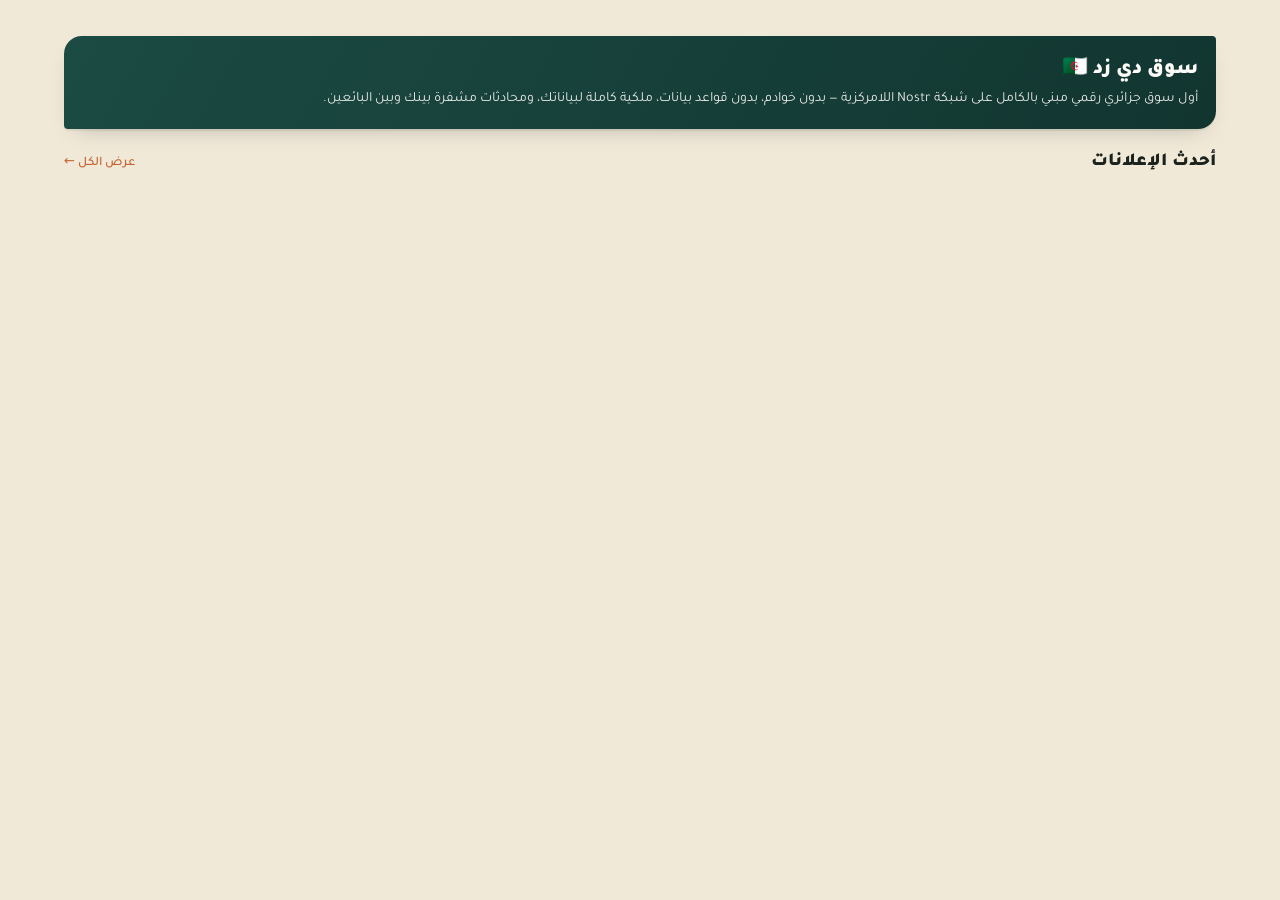
<file: index.html>
<!DOCTYPE html>
<html lang="ar" dir="rtl">
<head>
<meta charset="UTF-8" />
<meta name="viewport" content="width=device-width, initial-scale=1, viewport-fit=cover" />
<title>سوق دي زد</title>
<link rel="stylesheet" href="css/style.css" />
</head>
<body>

<div class="desktop-shell">
  <div class="content">
    <div class="page">
      <div class="chip-row" id="home-chips"></div>

      <div class="card" style="background:linear-gradient(120deg, var(--souk-green), var(--souk-green-dark)); color:var(--white); margin-bottom:22px; border:none;">
        <div style="font-size:1.3rem;font-weight:900;margin-bottom:6px;">سوق دي زد 🇩🇿</div>
        <div style="font-size:.88rem;opacity:.9;line-height:1.6;">
          أول سوق جزائري رقمي مبني بالكامل على شبكة Nostr اللامركزية — بدون خوادم، بدون قواعد بيانات،
          ملكية كاملة لبياناتك، ومحادثات مشفرة بينك وبين البائعين.
        </div>
      </div>

      <div class="section-title">أحدث الإعلانات <a class="more" href="categories.html">عرض الكل ←</a></div>
      <div class="grid" id="home-grid"></div>
    </div>
  </div>
</div>

<script type="module">
  import { requireAuth, renderShell, renderSidebarInto } from './js/auth.js';
  import { initHomePage } from './js/marketplace.js';
  import { refreshNotifBadge, refreshMsgBadge, enableLiveBrowserNotifications } from './js/notifications.js';

  const session = requireAuth();
  if (session) {
    renderShell({ activePage: 'index.html', title: 'الرئيسية' });
    renderSidebarInto(document.querySelector('.desktop-shell'), 'index.html');
    initHomePage();
    refreshNotifBadge(session.pubHex);
    refreshMsgBadge(session.pubHex);
    enableLiveBrowserNotifications(session.pubHex);
  }
</script>
</body>
</html>
</file>
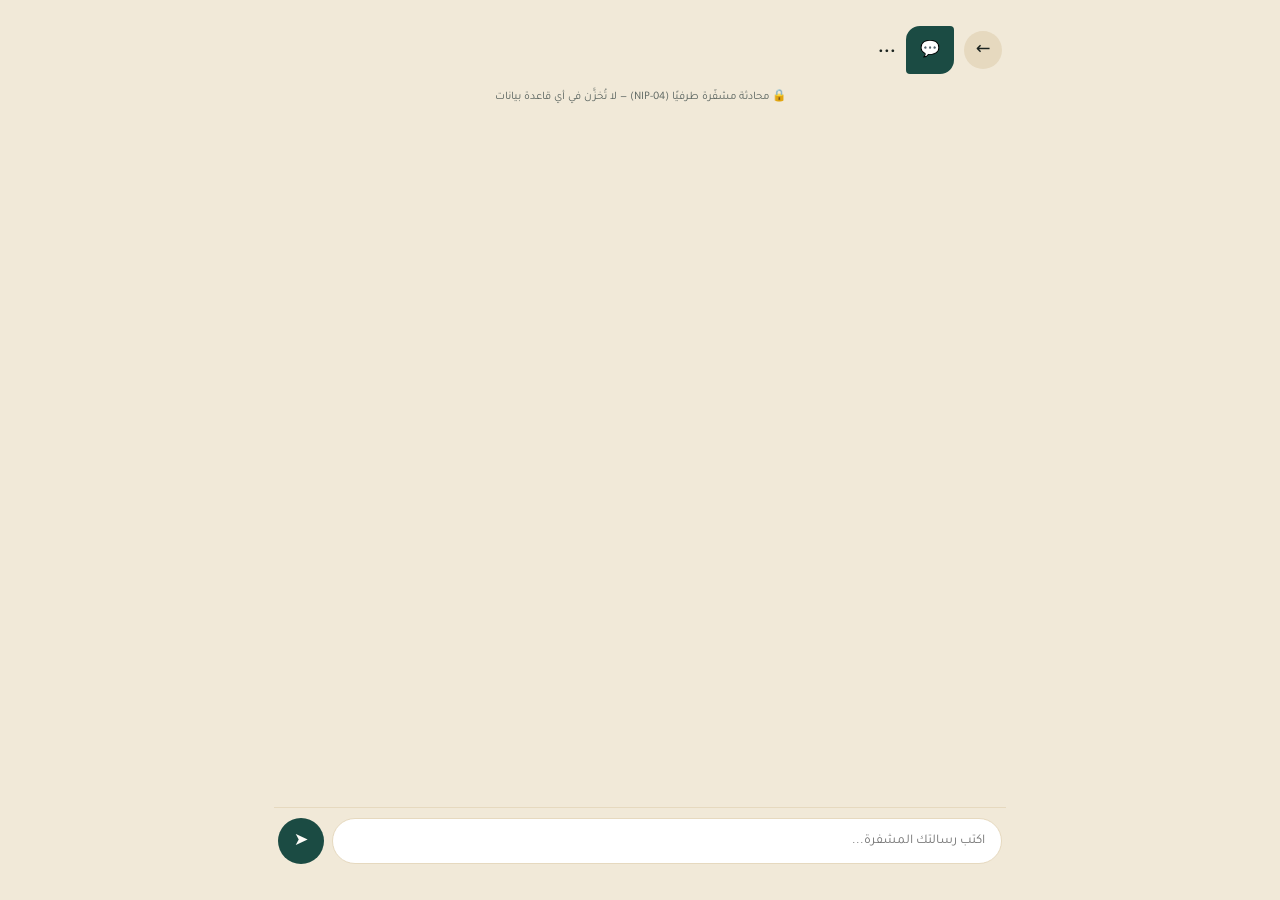
<file: chat.html>
<!DOCTYPE html>
<html lang="ar" dir="rtl">
<head>
<meta charset="UTF-8" />
<meta name="viewport" content="width=device-width, initial-scale=1" />
<title>محادثة · سوق دي زد</title>
<link rel="stylesheet" href="css/style.css" />
</head>
<body style="padding-bottom:0;">
<div class="page" style="padding-bottom:0;max-width:760px;">
  <div style="display:flex;align-items:center;gap:10px;padding:8px 4px;">
    <button class="icon-btn" style="background:var(--sand-deep);color:var(--ink)" onclick="location.href='messages.html'">←</button>
    <div class="avatar" style="background:var(--souk-green)">💬</div>
    <div>
      <div id="chat-title" style="font-weight:800;">...</div>
      <div id="chat-sub" style="font-size:.72rem;color:var(--ink-soft);" class="num"></div>
    </div>
  </div>

  <div class="lock-note">🔒 محادثة مشفّرة طرفيًا (NIP-04) — لا تُخزَّن في أي قاعدة بيانات</div>

  <div class="chat-window">
    <div class="chat-messages" id="chat-messages"></div>
    <form id="chat-form" class="chat-input-bar">
      <input id="chat-input" placeholder="اكتب رسالتك المشفرة..." autocomplete="off" />
      <button type="submit">➤</button>
    </form>
  </div>
</div>

<script type="module">
  import { requireAuth } from './js/auth.js';
  import { initChatWindowPage } from './js/messages.js';

  const session = requireAuth();
  if (session) initChatWindowPage(session);
</script>
</body>
</html>
</file>
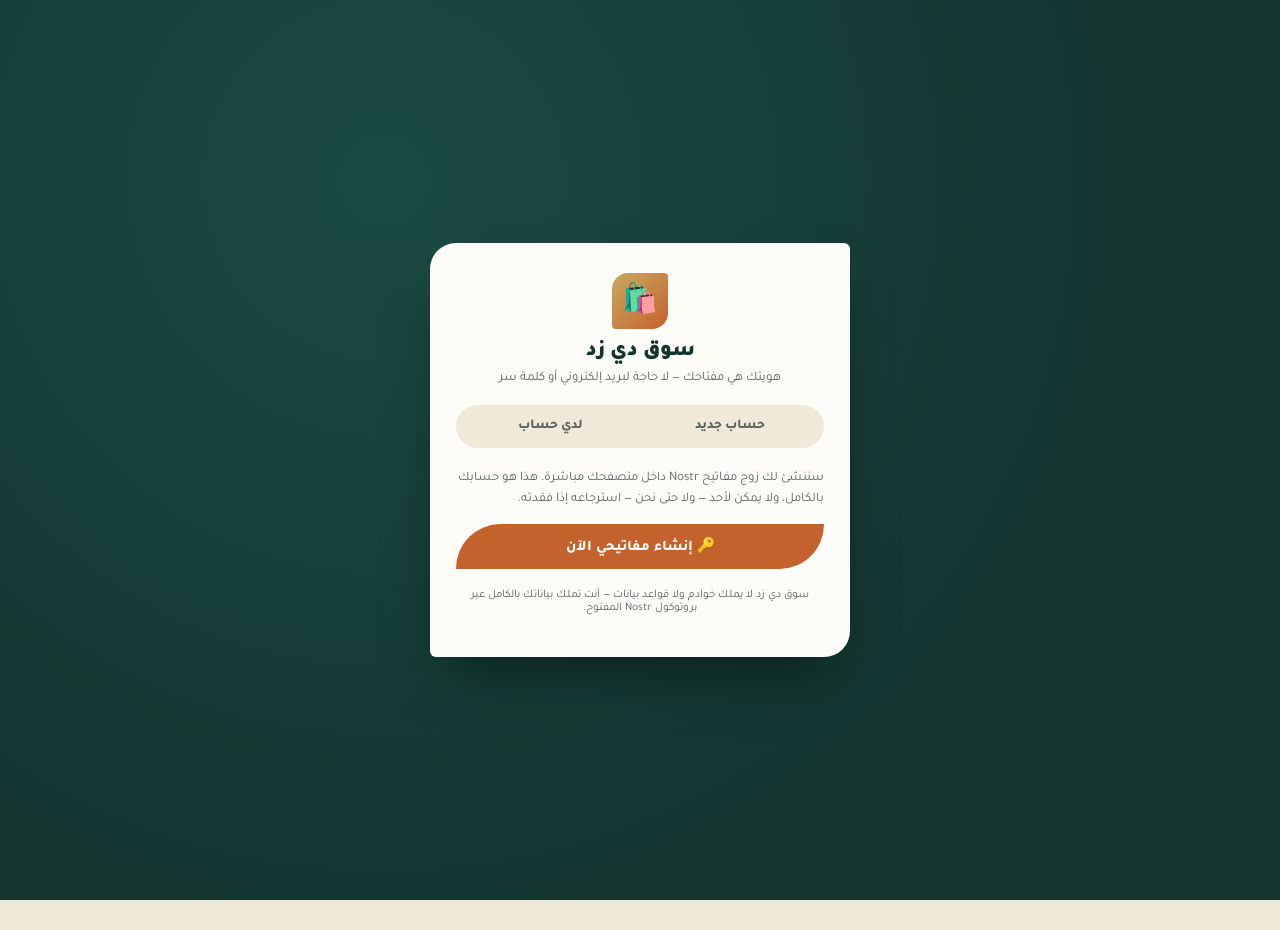
<file: login.html>
<!DOCTYPE html>
<html lang="ar" dir="rtl">
<head>
<meta charset="UTF-8" />
<meta name="viewport" content="width=device-width, initial-scale=1" />
<title>تسجيل الدخول · سوق دي زد</title>
<link rel="stylesheet" href="css/style.css" />
</head>
<body>

<div class="auth-wrap">
  <div class="auth-card">
    <div class="auth-logo">
      <div class="mark">🛍️</div>
      <h1 style="margin:0;font-size:1.35rem;font-weight:900;color:var(--souk-green-dark)">سوق دي زد</h1>
      <p style="margin:6px 0 0;font-size:.82rem;color:var(--ink-soft)">هويتك هي مفتاحك — لا حاجة لبريد إلكتروني أو كلمة سر</p>
    </div>

    <div class="auth-tabs">
      <button id="tab-new" type="button">حساب جديد</button>
      <button id="tab-existing" type="button">لدي حساب</button>
    </div>

    <!-- إنشاء حساب جديد -->
    <div id="panel-new">
      <p style="font-size:.82rem;color:var(--ink-soft);line-height:1.6;margin-bottom:14px;">
        سننشئ لك زوج مفاتيح Nostr داخل متصفحك مباشرة. هذا هو حسابك بالكامل، ولا يمكن لأحد — ولا حتى نحن — استرجاعه إذا فقدته.
      </p>
      <button id="btn-generate" type="button" class="btn btn-primary btn-block">🔑 إنشاء مفاتيحي الآن</button>

      <div id="generated-box" style="display:none;margin-top:16px;">
        <div class="warn-box">⚠️ احفظ المفتاح الخاص (nsec) في مكان آمن الآن. لن يظهر لك مرة أخرى!</div>
        <label style="font-size:.75rem;font-weight:700;">مفتاحك العام (npub) — يمكن مشاركته</label>
        <div class="key-box" id="new-npub"></div>
        <label style="font-size:.75rem;font-weight:700;">مفتاحك الخاص (nsec) — لا تشاركه أبدًا</label>
        <div class="key-box" id="new-nsec"></div>

        <label style="display:flex;align-items:center;gap:8px;font-size:.82rem;margin:14px 0;">
          <input type="checkbox" id="confirm-saved-key" /> لقد حفظت مفتاحي الخاص في مكان آمن
        </label>
        <label style="display:flex;align-items:center;gap:8px;font-size:.82rem;margin-bottom:14px;">
          <input type="checkbox" id="remember-new" checked /> تذكرني على هذا الجهاز
        </label>
        <button id="btn-confirm-new" class="btn btn-primary btn-block" disabled>الدخول إلى السوق 🚀</button>
      </div>
    </div>

    <!-- الدخول بمفتاح موجود -->
    <div id="panel-existing" style="display:none;">
      <form id="form-existing">
        <div class="field">
          <label>المفتاح الخاص (nsec1... أو hex)</label>
          <input type="password" id="input-nsec" placeholder="nsec1..." autocomplete="off" />
          <small>مفتاحك يبقى في متصفحك فقط ولا يُرسل لأي خادم.</small>
        </div>
        <label style="display:flex;align-items:center;gap:8px;font-size:.82rem;margin-bottom:14px;">
          <input type="checkbox" id="remember-existing" checked /> تذكرني على هذا الجهاز
        </label>
        <button type="submit" class="btn btn-primary btn-block">دخول</button>
      </form>

      <div style="text-align:center;margin:16px 0;color:var(--ink-soft);font-size:.8rem;">— أو —</div>
      <button id="btn-nip07" type="button" class="btn btn-outline btn-block">🧩 دخول عبر إضافة المتصفح (Alby / nos2x)</button>
    </div>

    <p style="text-align:center;font-size:.72rem;color:var(--ink-soft);margin-top:20px;">
      سوق دي زد لا يملك خوادم ولا قواعد بيانات — أنت تملك بياناتك بالكامل عبر بروتوكول Nostr المفتوح.
    </p>
  </div>
</div>

<script type="module">
  import { initLoginPage } from './js/auth.js';
  initLoginPage();
</script>
</body>
</html>
</file>
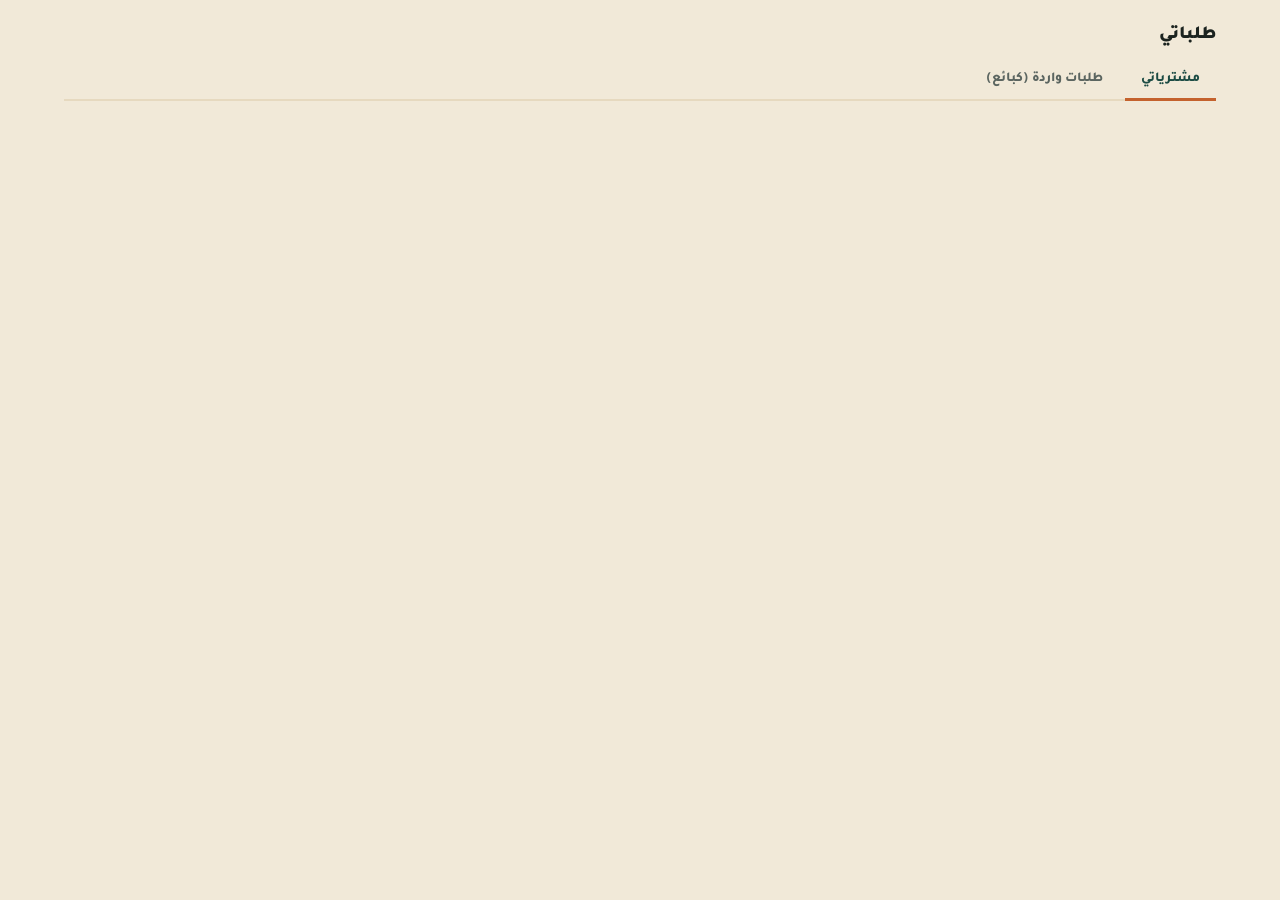
<file: orders.html>
<!DOCTYPE html>
<html lang="ar" dir="rtl">
<head>
<meta charset="UTF-8" />
<meta name="viewport" content="width=device-width, initial-scale=1" />
<title>طلباتي · سوق دي زد</title>
<link rel="stylesheet" href="css/style.css" />
</head>
<body>
<div class="desktop-shell">
  <div class="content">
    <div class="page">
      <div class="section-title">طلباتي</div>
      <div class="tabs-row">
        <button class="active" data-tab="buying">مشترياتي</button>
        <button data-tab="selling">طلبات واردة (كبائع)</button>
      </div>
      <div id="orders-buying"></div>
      <div id="orders-selling" style="display:none;"></div>
    </div>
  </div>
</div>

<script type="module">
  import { requireAuth, renderShell, renderSidebarInto } from './js/auth.js';
  import { initOrdersPage } from './js/cart.js';
  import { refreshNotifBadge, refreshMsgBadge } from './js/notifications.js';
  import { qsa } from './js/utils.js';

  const session = requireAuth();
  if (session) {
    renderShell({ activePage: 'orders.html', title: 'طلباتي' });
    renderSidebarInto(document.querySelector('.desktop-shell'), 'orders.html');
    initOrdersPage(session);
    refreshNotifBadge(session.pubHex);
    refreshMsgBadge(session.pubHex);

    qsa('.tabs-row button').forEach(btn => btn.addEventListener('click', () => {
      qsa('.tabs-row button').forEach(b => b.classList.remove('active'));
      btn.classList.add('active');
      document.querySelector('#orders-buying').style.display = btn.dataset.tab === 'buying' ? 'block' : 'none';
      document.querySelector('#orders-selling').style.display = btn.dataset.tab === 'selling' ? 'block' : 'none';
    }));
  }
</script>
</body>
</html>
</file>
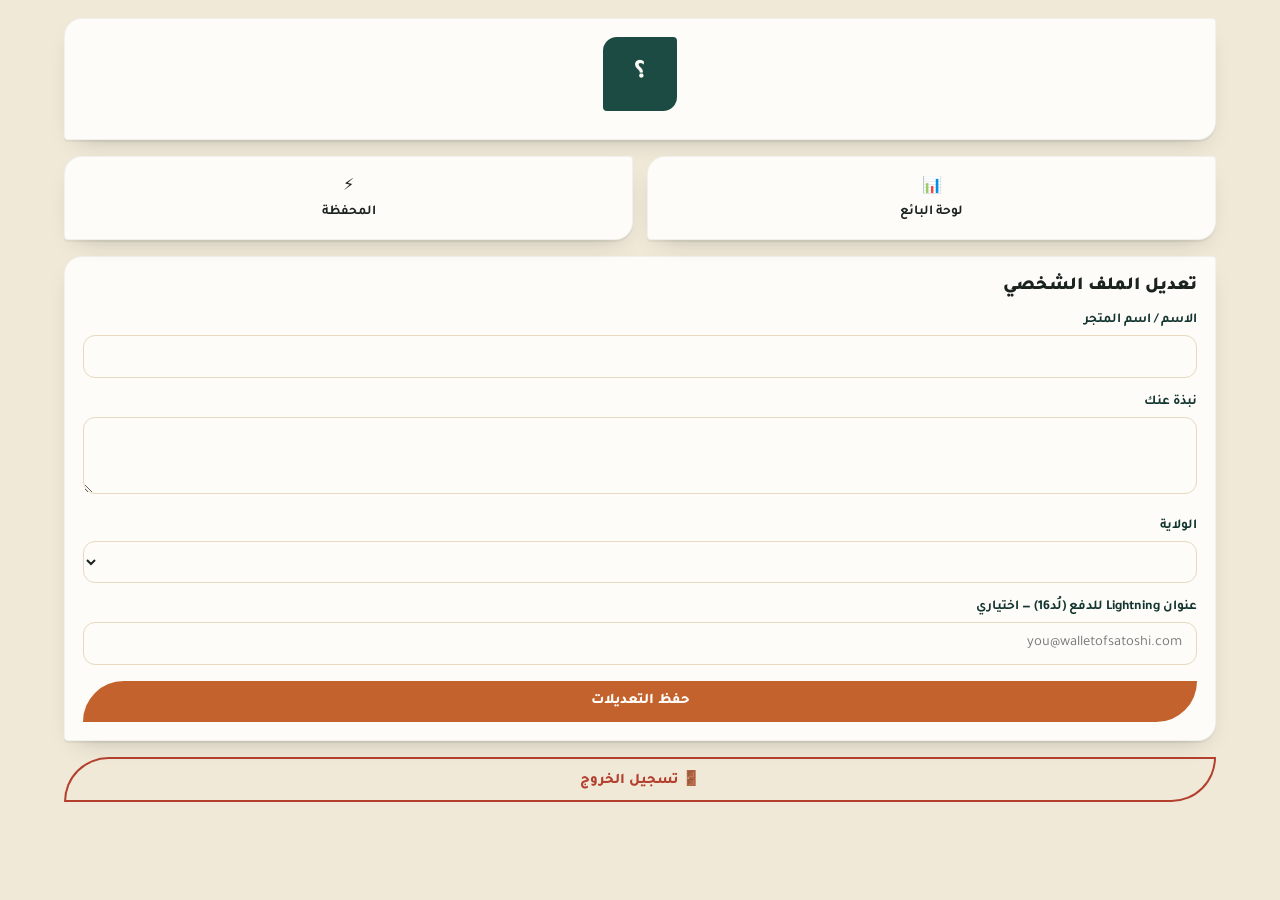
<file: profile.html>
<!DOCTYPE html>
<html lang="ar" dir="rtl">
<head>
<meta charset="UTF-8" />
<meta name="viewport" content="width=device-width, initial-scale=1" />
<title>حسابي · سوق دي زد</title>
<link rel="stylesheet" href="css/style.css" />
</head>
<body>
<div class="desktop-shell">
  <div class="content">
    <div class="page">
      <div class="card" style="text-align:center;margin-bottom:16px;">
        <div class="avatar" style="width:74px;height:74px;font-size:1.6rem;margin:0 auto 10px;" id="p-avatar">؟</div>
        <div id="p-name" style="font-weight:900;font-size:1.15rem;"></div>
        <div id="p-npub" class="num" style="font-size:.72rem;color:var(--ink-soft);margin-top:4px;word-break:break-all;"></div>
      </div>

      <div class="grid" style="grid-template-columns:repeat(2,1fr);margin-bottom:16px;">
        <a href="seller-dashboard.html" class="card" style="text-align:center;">📊<div style="font-weight:700;font-size:.85rem;margin-top:6px;">لوحة البائع</div></a>
        <a href="wallet.html" class="card" style="text-align:center;">⚡<div style="font-weight:700;font-size:.85rem;margin-top:6px;">المحفظة</div></a>
      </div>

      <form id="profile-form" class="card">
        <div class="section-title" style="margin-top:0;">تعديل الملف الشخصي</div>
        <div class="field"><label>الاسم / اسم المتجر</label><input id="f-name" /></div>
        <div class="field"><label>نبذة عنك</label><textarea id="f-about" rows="3"></textarea></div>
        <div class="field"><label>الولاية</label><select id="f-wilaya"></select></div>
        <div class="field"><label>عنوان Lightning للدفع (لُد16) — اختياري</label><input id="f-lud16" placeholder="you@walletofsatoshi.com" /></div>
        <button class="btn btn-primary btn-block" type="submit">حفظ التعديلات</button>
      </form>

      <button id="btn-logout" class="btn btn-outline btn-block" style="margin-top:16px;color:var(--danger);border-color:var(--danger);">🚪 تسجيل الخروج</button>
    </div>
  </div>
</div>

<script type="module">
  import { requireAuth, renderShell, renderSidebarInto, logout } from './js/auth.js';
  import { fetchProfile, publishProfile } from './js/nostr-client.js';
  import { refreshNotifBadge, refreshMsgBadge } from './js/notifications.js';
  import { WILAYAS, toast, initialsOf } from './js/utils.js';

  const session = requireAuth();
  if (session) {
    renderShell({ activePage: 'profile.html', title: 'حسابي' });
    renderSidebarInto(document.querySelector('.desktop-shell'), 'profile.html');
    refreshNotifBadge(session.pubHex);
    refreshMsgBadge(session.pubHex);

    document.querySelector('#f-wilaya').innerHTML = `<option value="">— اختر —</option>` + WILAYAS.map(w=>`<option>${w}</option>`).join('');
    document.querySelector('#p-npub').textContent = session.npub || session.pubHex;

    (async () => {
      const profile = await fetchProfile(session.pubHex) || {};
      document.querySelector('#p-name').textContent = profile.name || 'بائع في سوق دي زد';
      document.querySelector('#p-avatar').textContent = initialsOf(profile.name || 'س ز');
      document.querySelector('#f-name').value = profile.name || '';
      document.querySelector('#f-about').value = profile.about || '';
      document.querySelector('#f-wilaya').value = profile.wilaya || '';
      document.querySelector('#f-lud16').value = profile.lud16 || '';
    })();

    document.querySelector('#profile-form').addEventListener('submit', async (e) => {
      e.preventDefault();
      const data = {
        name: document.querySelector('#f-name').value.trim(),
        about: document.querySelector('#f-about').value.trim(),
        wilaya: document.querySelector('#f-wilaya').value,
        lud16: document.querySelector('#f-lud16').value.trim(),
      };
      await publishProfile(data, session.privHex);
      toast('تم حفظ ملفك الشخصي', 'success');
    });

    document.querySelector('#btn-logout').addEventListener('click', () => {
      if (confirm('هل أنت متأكد؟ تأكد من حفظ مفتاحك الخاص أولاً.')) logout();
    });
  }
</script>
</body>
</html>
</file>
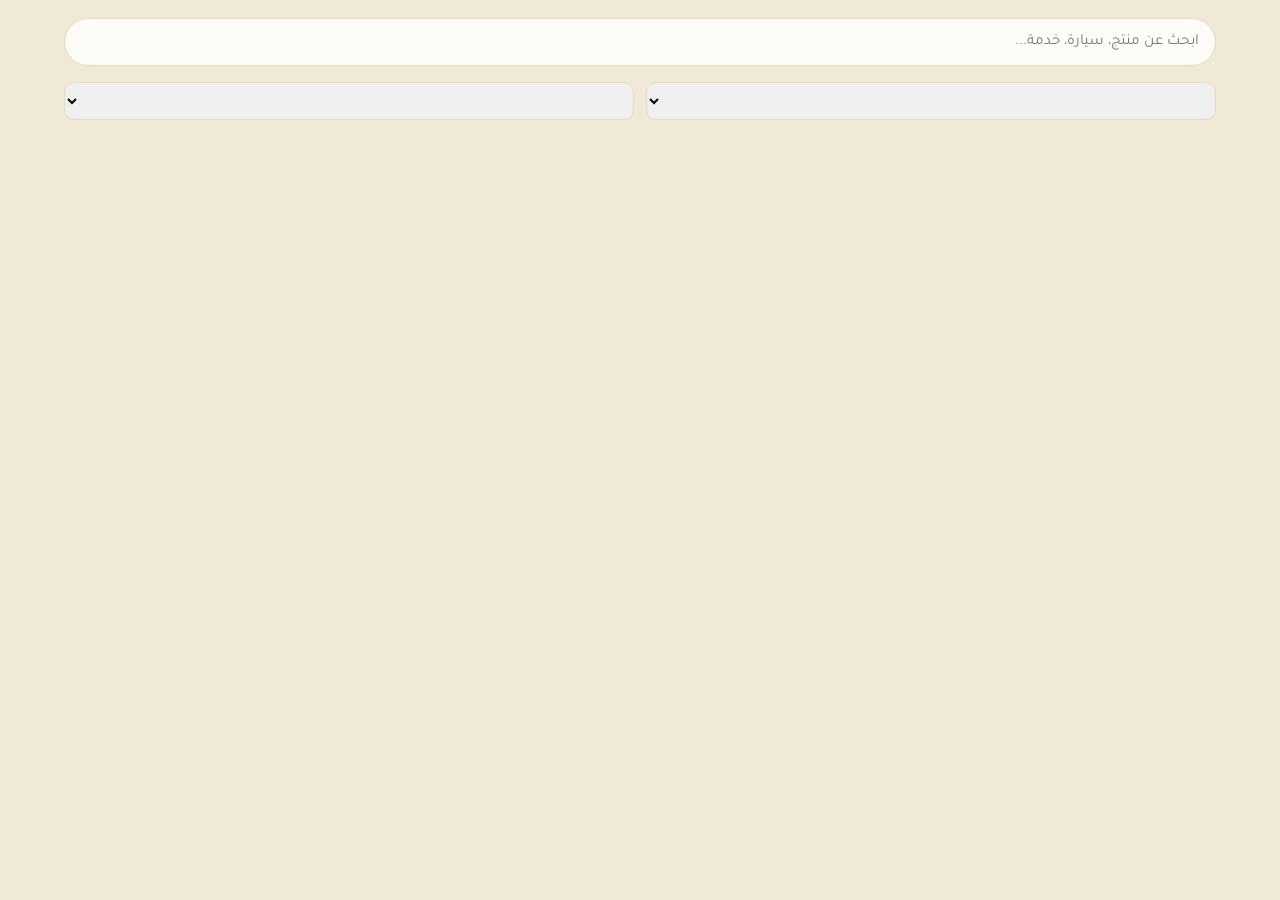
<file: search.html>
<!DOCTYPE html>
<html lang="ar" dir="rtl">
<head>
<meta charset="UTF-8" />
<meta name="viewport" content="width=device-width, initial-scale=1" />
<title>بحث · سوق دي زد</title>
<link rel="stylesheet" href="css/style.css" />
</head>
<body>
<div class="desktop-shell">
  <div class="content">
    <div class="page">
      <div class="field">
        <input type="search" id="search-input" placeholder="ابحث عن منتج، سيارة، خدمة..." style="width:100%;padding:14px 16px;border-radius:999px;border:1.5px solid var(--sand-deep);font-size:.95rem;" />
      </div>
      <div class="field-row">
        <select id="filter-cat" class="field" style="padding:10px;border-radius:10px;border:1.5px solid var(--sand-deep);"></select>
        <select id="filter-wilaya" class="field" style="padding:10px;border-radius:10px;border:1.5px solid var(--sand-deep);"></select>
      </div>
      <div class="grid" id="search-grid"></div>
    </div>
  </div>
</div>

<script type="module">
  import { requireAuth, renderShell, renderSidebarInto } from './js/auth.js';
  import { initSearchPage } from './js/marketplace.js';
  import { refreshNotifBadge, refreshMsgBadge } from './js/notifications.js';

  const session = requireAuth();
  if (session) {
    renderShell({ activePage: 'search.html', title: 'البحث', showBack:true });
    renderSidebarInto(document.querySelector('.desktop-shell'), 'search.html');
    initSearchPage();
    refreshNotifBadge(session.pubHex);
    refreshMsgBadge(session.pubHex);
  }
</script>
</body>
</html>
</file>
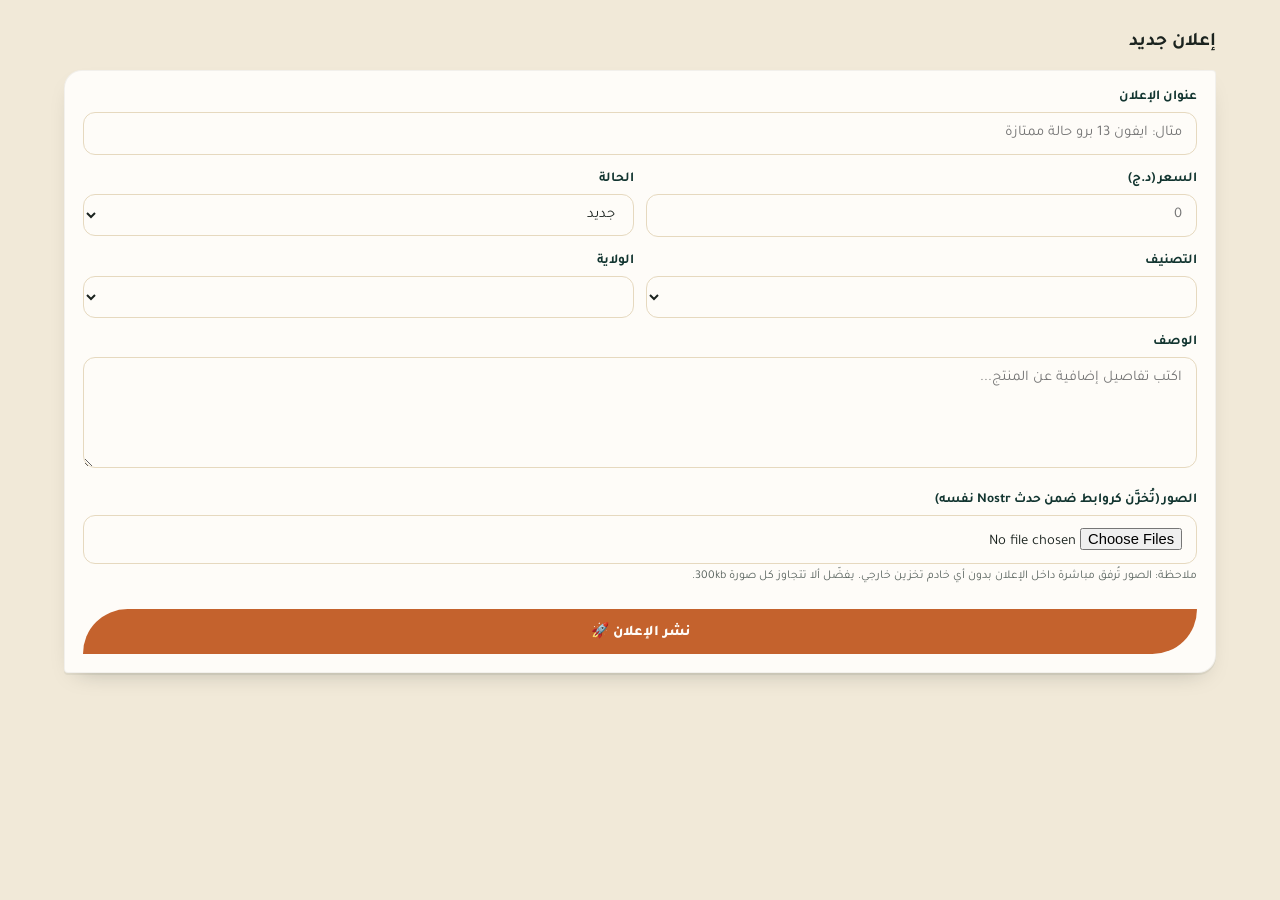
<file: sell.html>
<!DOCTYPE html>
<html lang="ar" dir="rtl">
<head>
<meta charset="UTF-8" />
<meta name="viewport" content="width=device-width, initial-scale=1" />
<title>إضافة إعلان · سوق دي زد</title>
<link rel="stylesheet" href="css/style.css" />
</head>
<body>
<div class="desktop-shell">
  <div class="content">
    <div class="page">
      <h1 id="sell-title-h1" style="font-size:1.2rem;margin-bottom:16px;">إعلان جديد</h1>
      <form id="sell-form" class="card">
        <div class="field">
          <label>عنوان الإعلان</label>
          <input id="f-title" required placeholder="مثال: آيفون 13 برو حالة ممتازة" />
        </div>
        <div class="field-row">
          <div class="field">
            <label>السعر (د.ج)</label>
            <input id="f-price" type="number" min="0" required placeholder="0" />
          </div>
          <div class="field">
            <label>الحالة</label>
            <select id="f-condition">
              <option value="new">جديد</option>
              <option value="used">مستعمل</option>
            </select>
          </div>
        </div>
        <div class="field-row">
          <div class="field">
            <label>التصنيف</label>
            <select id="f-category"></select>
          </div>
          <div class="field">
            <label>الولاية</label>
            <select id="f-wilaya"></select>
          </div>
        </div>
        <div class="field">
          <label>الوصف</label>
          <textarea id="f-description" rows="5" placeholder="اكتب تفاصيل إضافية عن المنتج..."></textarea>
        </div>
        <div class="field">
          <label>الصور (تُخزَّن كروابط ضمن حدث Nostr نفسه)</label>
          <input id="f-images" type="file" accept="image/*" multiple />
          <small>ملاحظة: الصور تُرفق مباشرة داخل الإعلان بدون أي خادم تخزين خارجي. يفضّل ألا تتجاوز كل صورة 300kb.</small>
          <div id="image-preview" style="display:flex;gap:8px;margin-top:10px;overflow-x:auto;"></div>
        </div>
        <button type="submit" id="btn-publish" class="btn btn-primary btn-block">نشر الإعلان 🚀</button>
      </form>
    </div>
  </div>
</div>

<script type="module">
  import { requireAuth, renderShell, renderSidebarInto } from './js/auth.js';
  import { initSellPage } from './js/marketplace.js';
  import { refreshNotifBadge, refreshMsgBadge } from './js/notifications.js';

  const session = requireAuth();
  if (session) {
    renderShell({ activePage: 'sell.html', title: 'إضافة إعلان', showBack:true });
    renderSidebarInto(document.querySelector('.desktop-shell'), 'sell.html');
    initSellPage(session);
    refreshNotifBadge(session.pubHex);
    refreshMsgBadge(session.pubHex);
  }
</script>
</body>
</html>
</file>
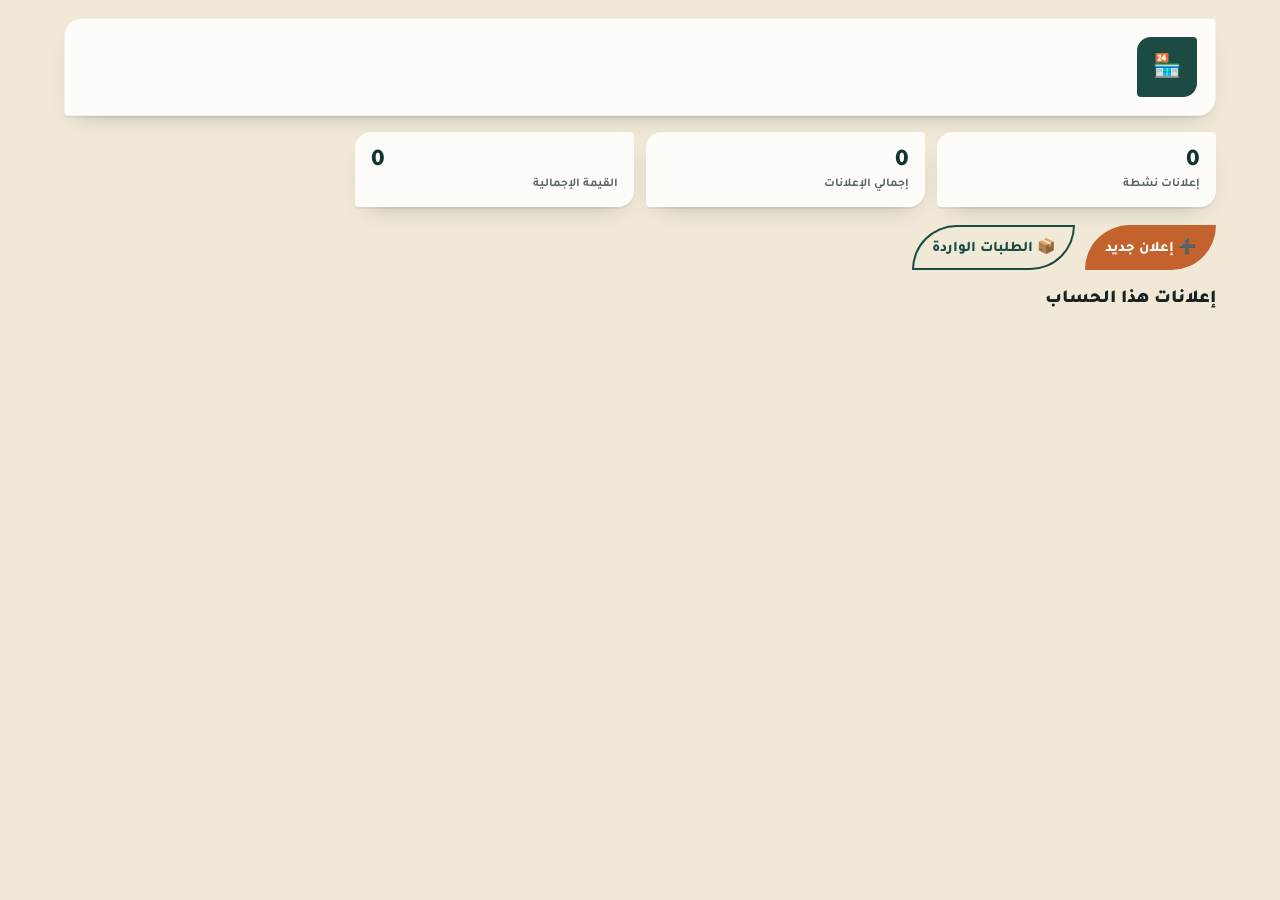
<file: seller-dashboard.html>
<!DOCTYPE html>
<html lang="ar" dir="rtl">
<head>
<meta charset="UTF-8" />
<meta name="viewport" content="width=device-width, initial-scale=1" />
<title>لوحة البائع · سوق دي زد</title>
<link rel="stylesheet" href="css/style.css" />
</head>
<body>
<div class="desktop-shell">
  <div class="content">
    <div class="page">
      <div class="card" style="margin-bottom:16px;display:flex;align-items:center;gap:14px;">
        <div class="avatar" style="width:60px;height:60px;font-size:1.4rem;">🏪</div>
        <div style="flex:1;">
          <div id="dash-name" style="font-weight:900;font-size:1.1rem;"></div>
          <div id="dash-about" style="font-size:.8rem;color:var(--ink-soft);"></div>
        </div>
        <a id="dash-msg-btn" href="#" class="btn btn-outline btn-sm" style="display:none;">راسل</a>
      </div>

      <div class="stat-grid" style="margin-bottom:18px;">
        <div class="stat-card"><div class="n" id="stat-active">0</div><div class="l">إعلانات نشطة</div></div>
        <div class="stat-card"><div class="n" id="stat-total">0</div><div class="l">إجمالي الإعلانات</div></div>
        <div class="stat-card"><div class="n num" id="stat-value">0</div><div class="l">القيمة الإجمالية</div></div>
      </div>

      <div id="dash-actions" style="display:flex;gap:10px;margin-bottom:18px;">
        <a href="sell.html" class="btn btn-primary">➕ إعلان جديد</a>
        <a href="orders.html" class="btn btn-outline">📦 الطلبات الواردة</a>
      </div>

      <div class="section-title">إعلانات هذا الحساب</div>
      <div class="grid" id="dash-grid"></div>
    </div>
  </div>
</div>

<script type="module">
  import { requireAuth, renderShell, renderSidebarInto } from './js/auth.js';
  import { initSellerDashboard } from './js/marketplace.js';
  import { refreshNotifBadge, refreshMsgBadge } from './js/notifications.js';

  const session = requireAuth();
  if (session) {
    renderShell({ activePage: 'seller-dashboard.html', title: 'لوحة البائع', showBack:true });
    renderSidebarInto(document.querySelector('.desktop-shell'), 'seller-dashboard.html');
    initSellerDashboard(session);
    refreshNotifBadge(session.pubHex);
    refreshMsgBadge(session.pubHex);
  }
</script>
</body>
</html>
</file>
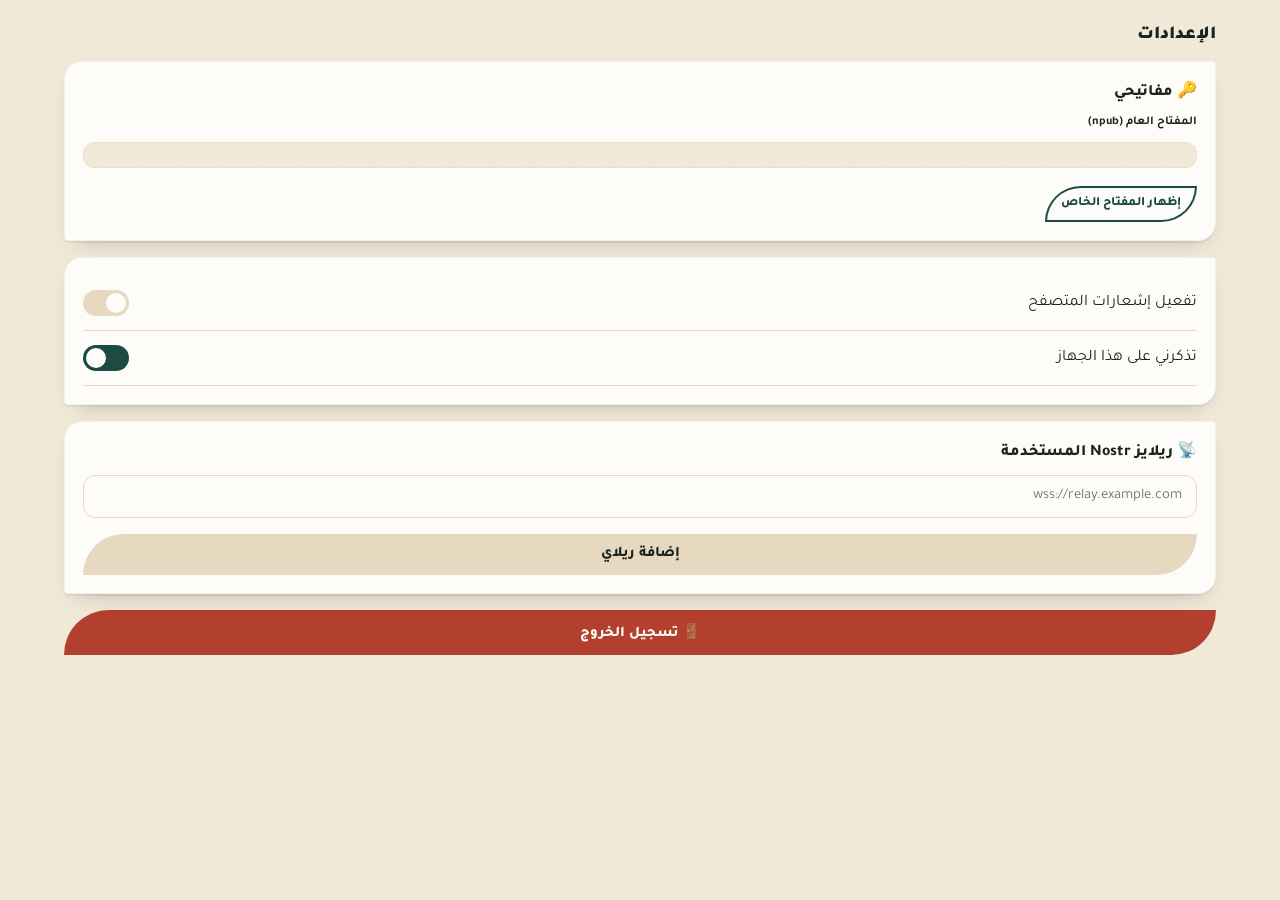
<file: settings.html>
<!DOCTYPE html>
<html lang="ar" dir="rtl">
<head>
<meta charset="UTF-8" />
<meta name="viewport" content="width=device-width, initial-scale=1" />
<title>الإعدادات · سوق دي زد</title>
<link rel="stylesheet" href="css/style.css" />
</head>
<body>
<div class="desktop-shell">
  <div class="content">
    <div class="page">
      <div class="section-title">الإعدادات</div>

      <div class="card" style="margin-bottom:16px;">
        <div style="font-weight:800;margin-bottom:10px;">🔑 مفاتيحي</div>
        <label style="font-size:.75rem;font-weight:700;">المفتاح العام (npub)</label>
        <div class="key-box" id="s-npub"></div>
        <button id="btn-reveal" class="btn btn-outline btn-sm" style="margin-top:8px;">إظهار المفتاح الخاص</button>
        <div id="s-priv-box" style="display:none;margin-top:10px;">
          <div class="warn-box">لا تشارك هذا المفتاح مع أحد أبدًا!</div>
          <div class="key-box" id="s-nsec"></div>
        </div>
      </div>

      <div class="card" style="margin-bottom:16px;">
        <div class="switch-row"><span>تفعيل إشعارات المتصفح</span>
          <label class="switch"><input type="checkbox" id="toggle-browser-notif" /><span class="slider"></span></label>
        </div>
        <div class="switch-row"><span>تذكرني على هذا الجهاز</span>
          <label class="switch"><input type="checkbox" id="toggle-remember" checked /><span class="slider"></span></label>
        </div>
      </div>

      <div class="card" style="margin-bottom:16px;">
        <div style="font-weight:800;margin-bottom:10px;">📡 ريلايز Nostr المستخدمة</div>
        <div id="relay-list"></div>
        <div class="field" style="margin-top:12px;"><input id="new-relay" placeholder="wss://relay.example.com" /></div>
        <button id="btn-add-relay" class="btn btn-ghost btn-block">إضافة ريلاي</button>
      </div>

      <button id="btn-logout" class="btn btn-danger btn-block">🚪 تسجيل الخروج</button>
    </div>
  </div>
</div>

<script type="module">
  import { requireAuth, renderShell, renderSidebarInto, logout } from './js/auth.js';
  import { getRelays, setRelays } from './js/nostr-client.js';
  import { refreshNotifBadge, refreshMsgBadge } from './js/notifications.js';
  import { toast, store } from './js/utils.js';

  const session = requireAuth();
  if (session) {
    renderShell({ activePage: 'settings.html', title: 'الإعدادات', showBack:true });
    renderSidebarInto(document.querySelector('.desktop-shell'), 'settings.html');
    refreshNotifBadge(session.pubHex);
    refreshMsgBadge(session.pubHex);

    document.querySelector('#s-npub').textContent = session.npub || session.pubHex;
    document.querySelector('#btn-reveal').addEventListener('click', () => {
      document.querySelector('#s-priv-box').style.display = 'block';
      document.querySelector('#s-nsec').textContent = session.nsec || '(تم الدخول عبر إضافة المتصفح، لا مفتاح مخزّن هنا)';
    });

    document.querySelector('#toggle-browser-notif').checked = Notification?.permission === 'granted';
    document.querySelector('#toggle-browser-notif').addEventListener('change', async (e) => {
      if (e.target.checked) {
        const perm = await Notification.requestPermission();
        if (perm !== 'granted') { e.target.checked = false; toast('تم رفض الإذن من المتصفح', 'error'); }
      }
    });

    function renderRelays() {
      const relays = getRelays();
      document.querySelector('#relay-list').innerHTML = relays.map(r => `
        <div class="relay-item"><span><span class="dot on"></span>${r}</span>
        <button data-r="${r}" class="btn-remove-relay" style="background:none;border:none;color:var(--danger)">حذف</button></div>
      `).join('');
      document.querySelectorAll('.btn-remove-relay').forEach(b => b.addEventListener('click', () => {
        setRelays(getRelays().filter(r => r !== b.dataset.r));
        renderRelays();
      }));
    }
    renderRelays();

    document.querySelector('#btn-add-relay').addEventListener('click', () => {
      const input = document.querySelector('#new-relay');
      const val = input.value.trim();
      if (!val.startsWith('wss://')) return toast('يجب أن يبدأ الرابط بـ wss://', 'error');
      const relays = getRelays();
      if (!relays.includes(val)) setRelays([...relays, val]);
      input.value = '';
      renderRelays();
      toast('تمت إضافة الريلاي', 'success');
    });

    document.querySelector('#btn-logout').addEventListener('click', () => {
      if (confirm('هل تأكدت من حفظ مفتاحك الخاص؟ لن تستطيع استرجاع حسابك بدونه.')) logout();
    });
  }
</script>
</body>
</html>
</file>
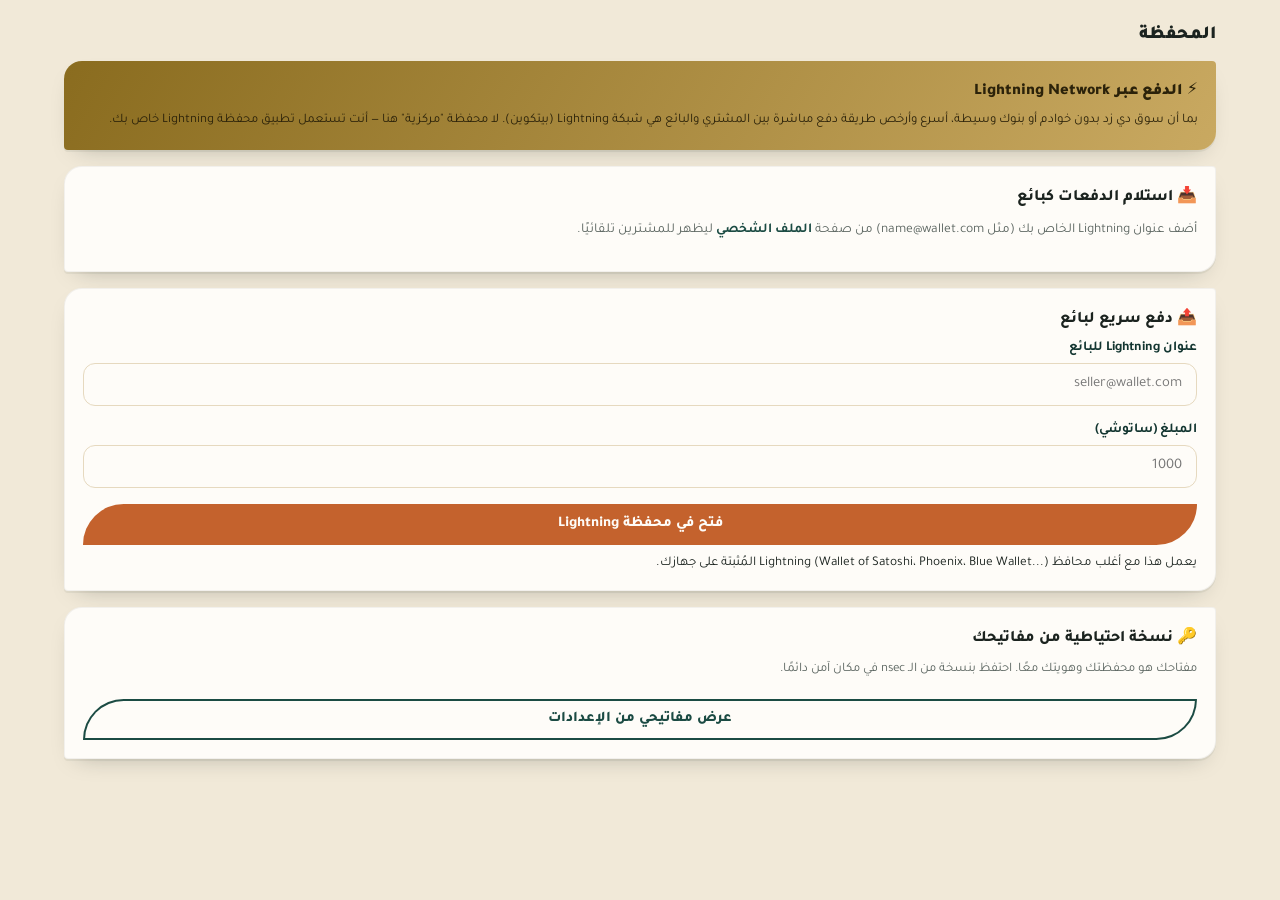
<file: wallet.html>
<!DOCTYPE html>
<html lang="ar" dir="rtl">
<head>
<meta charset="UTF-8" />
<meta name="viewport" content="width=device-width, initial-scale=1" />
<title>المحفظة · سوق دي زد</title>
<link rel="stylesheet" href="css/style.css" />
</head>
<body>
<div class="desktop-shell">
  <div class="content">
    <div class="page">
      <div class="section-title">المحفظة</div>

      <div class="card" style="margin-bottom:16px;background:linear-gradient(120deg,#8a6c1f,#C9A961);color:#2b220a;border:none;">
        <div style="font-weight:900;">⚡ الدفع عبر Lightning Network</div>
        <p style="font-size:.82rem;line-height:1.7;margin:8px 0 0;">
          بما أن سوق دي زد بدون خوادم أو بنوك وسيطة، أسرع وأرخص طريقة دفع مباشرة بين المشتري والبائع
          هي شبكة Lightning (بيتكوين). لا محفظة "مركزية" هنا — أنت تستعمل تطبيق محفظة Lightning خاص بك.
        </p>
      </div>

      <div class="card" style="margin-bottom:16px;">
        <div style="font-weight:800;margin-bottom:8px;">📥 استلام الدفعات كبائع</div>
        <p style="font-size:.85rem;color:var(--ink-soft);">أضف عنوان Lightning الخاص بك (مثل <span class="num">name@wallet.com</span>) من صفحة
          <a href="profile.html" style="color:var(--souk-green);font-weight:700;">الملف الشخصي</a> ليظهر للمشترين تلقائيًا.</p>
        <div class="num" id="my-lud16" style="margin-top:10px;font-weight:800;color:var(--souk-green-dark);"></div>
      </div>

      <div class="card">
        <div style="font-weight:800;margin-bottom:10px;">📤 دفع سريع لبائع</div>
        <div class="field"><label>عنوان Lightning للبائع</label><input id="pay-lud16" placeholder="seller@wallet.com" /></div>
        <div class="field"><label>المبلغ (ساتوشي)</label><input id="pay-amount" type="number" placeholder="1000" /></div>
        <button id="btn-pay" class="btn btn-primary btn-block">فتح في محفظة Lightning</button>
        <small style="display:block;margin-top:10px;">يعمل هذا مع أغلب محافظ Lightning (Wallet of Satoshi، Phoenix، Blue Wallet...) المُثبتة على جهازك.</small>
      </div>

      <div class="card" style="margin-top:16px;">
        <div style="font-weight:800;margin-bottom:8px;">🔑 نسخة احتياطية من مفاتيحك</div>
        <p style="font-size:.82rem;color:var(--ink-soft);">مفتاحك هو محفظتك وهويتك معًا. احتفظ بنسخة من الـ nsec في مكان آمن دائمًا.</p>
        <a href="settings.html" class="btn btn-outline btn-block" style="margin-top:8px;">عرض مفاتيحي من الإعدادات</a>
      </div>
    </div>
  </div>
</div>

<script type="module">
  import { requireAuth, renderShell, renderSidebarInto } from './js/auth.js';
  import { fetchProfile } from './js/nostr-client.js';
  import { refreshNotifBadge, refreshMsgBadge } from './js/notifications.js';
  import { toast } from './js/utils.js';

  const session = requireAuth();
  if (session) {
    renderShell({ activePage: 'wallet.html', title: 'المحفظة', showBack:true });
    renderSidebarInto(document.querySelector('.desktop-shell'), 'wallet.html');
    refreshNotifBadge(session.pubHex);
    refreshMsgBadge(session.pubHex);

    fetchProfile(session.pubHex).then(p => {
      document.querySelector('#my-lud16').textContent = p?.lud16 ? '✅ ' + p.lud16 : '⚠️ لم تُضِف عنوان Lightning بعد';
    });

    document.querySelector('#btn-pay').addEventListener('click', () => {
      const addr = document.querySelector('#pay-lud16').value.trim();
      const amount = document.querySelector('#pay-amount').value.trim();
      if (!addr.includes('@')) return toast('أدخل عنوان Lightning صالح', 'error');
      const uri = `lightning:${addr}${amount ? `?amount=${amount}` : ''}`;
      window.location.href = uri;
      toast('تم فتح محفظتك... إن لم يحدث شيء، انسخ العنوان يدويًا في تطبيق محفظتك', 'info', 5000);
    });
  }
</script>
</body>
</html>
</file>
<file: css/style.css>
/* ============================================================
   سوق دي زد (souq-dz) — تصميم مبني على هوية سوق جزائري رقمي
   الألوان: أخضر عميق + طيني (تراكوتا) + ذهبي للأسعار
   ============================================================ */

@import url('https://fonts.googleapis.com/css2?family=Tajawal:wght@300;400;500;700;900&display=swap');

:root{
  --souk-green:      #1B4B43;
  --souk-green-dark: #123530;
  --clay:            #C4622D;
  --clay-dark:       #A34F22;
  --sand:            #F1E9D8;
  --sand-deep:       #E6D9BF;
  --ink:             #1B231F;
  --ink-soft:        #5B6560;
  --white:           #FEFCF8;
  --gold:            #C9A961;
  --danger:          #B3402E;
  --success:         #2F6B4F;

  --radius-note: 22px 4px 22px 4px;   /* زاوية بارزة واحدة، ليست بطاقة SaaS موحدة */
  --shadow-card: 0 2px 0 rgba(27,35,31,.06), 0 10px 24px -14px rgba(27,35,31,.35);
  --header-h: 64px;
  --nav-h: 62px;
}

*{ box-sizing: border-box; }
html{ scroll-behavior: smooth; }
body{
  margin:0;
  font-family:'Tajawal', system-ui, sans-serif;
  background: var(--sand);
  color: var(--ink);
  direction: rtl;
  min-height:100vh;
  padding-bottom: calc(var(--nav-h) + 8px);
}
a{ color:inherit; text-decoration:none; }
button{ font-family:inherit; cursor:pointer; }
input, select, textarea{ font-family:inherit; }
img{ max-width:100%; display:block; }
::selection{ background: var(--gold); color: var(--souk-green-dark); }

/* أرقام الأسعار دائما محاذاة يسار داخل rtl لتبدو صحيحة */
.num{ direction: ltr; unicode-bidi: isolate; font-variant-numeric: tabular-nums; }

/* ===== الهيدر ===== */
.topbar{
  position: sticky; top:0; z-index:40;
  height: var(--header-h);
  background: var(--souk-green);
  color: var(--white);
  display:flex; align-items:center; gap:12px;
  padding: 0 16px;
}
.topbar .logo{
  font-weight:900; font-size:1.25rem; letter-spacing:.5px; color:var(--white);
  display:flex; align-items:center; gap:8px; white-space:nowrap;
}
.topbar .logo .mark{
  width:30px; height:30px; border-radius: 8px 2px 8px 2px;
  background: linear-gradient(135deg, var(--gold), var(--clay));
  display:flex; align-items:center; justify-content:center; font-size:16px;
}
.searchbox{
  flex:1; display:flex; align-items:center; background: rgba(254,252,248,.12);
  border:1px solid rgba(254,252,248,.25); border-radius: 999px; padding: 8px 14px; gap:8px;
}
.searchbox input{
  background:transparent; border:none; outline:none; color:var(--white); width:100%; font-size:.95rem;
}
.searchbox input::placeholder{ color: rgba(254,252,248,.65); }
.icon-btn{
  width:38px; height:38px; border-radius:50%; border:none; background: rgba(254,252,248,.1);
  color:var(--white); display:flex; align-items:center; justify-content:center; font-size:1.1rem;
  position:relative; flex-shrink:0;
}
.badge-dot{
  position:absolute; top:-2px; left:-2px; background:var(--clay); color:var(--white);
  font-size:.62rem; font-weight:700; min-width:16px; height:16px; border-radius:999px;
  display:flex; align-items:center; justify-content:center; padding:0 3px; border:2px solid var(--souk-green);
}

/* ===== حاوية عامة ===== */
.page{ max-width: 1180px; margin:0 auto; padding: 18px 14px 40px; }
.section-title{
  font-size:1.15rem; font-weight:900; margin: 6px 0 14px; display:flex; align-items:center;
  justify-content:space-between; gap:10px;
}
.section-title .more{ font-size:.82rem; font-weight:500; color:var(--clay); }

/* ===== شبكة الأقسام السريعة ===== */
.chip-row{ display:flex; gap:10px; overflow-x:auto; padding: 4px 2px 14px; scrollbar-width:none; }
.chip-row::-webkit-scrollbar{ display:none; }
.chip{
  flex-shrink:0; background: var(--white); border:1px solid var(--sand-deep);
  padding: 9px 16px; border-radius: 999px; font-size:.85rem; font-weight:700; color:var(--souk-green-dark);
  white-space:nowrap;
}
.chip.active{ background: var(--souk-green); color:var(--white); border-color:var(--souk-green); }

/* ===== بطاقة منتج ===== */
.grid{
  display:grid; gap:14px;
  grid-template-columns: repeat(2, 1fr);
}
@media(min-width:640px){ .grid{ grid-template-columns: repeat(3, 1fr); } }
@media(min-width:900px){ .grid{ grid-template-columns: repeat(4, 1fr); } }

.product-card{
  background: var(--white);
  border-radius: var(--radius-note);
  box-shadow: var(--shadow-card);
  overflow:hidden;
  display:flex; flex-direction:column;
  border: 1px solid rgba(27,35,31,.05);
}
.product-card .thumb{
  aspect-ratio: 1/1; width:100%; background: var(--sand-deep) center/cover no-repeat;
  display:flex; align-items:center; justify-content:center; color: var(--ink-soft); font-size:1.6rem;
  position:relative;
}
.product-card .thumb .price-tag{
  position:absolute; bottom:8px; left:8px; background: var(--gold); color: var(--souk-green-dark);
  font-weight:900; font-size:.85rem; padding: 4px 10px; border-radius: 999px 4px 999px 4px;
}
.product-card .body{ padding: 10px 12px 12px; display:flex; flex-direction:column; gap:5px; flex:1; }
.product-card .title{ font-weight:700; font-size:.9rem; line-height:1.35; }
.product-card .meta{ font-size:.75rem; color: var(--ink-soft); display:flex; justify-content:space-between; }
.product-card .seller{ font-size:.72rem; color:var(--souk-green); font-weight:700; }

/* ===== بطاقة/لوحة عامة ===== */
.card{
  background: var(--white); border-radius: 18px 4px 18px 4px; box-shadow: var(--shadow-card);
  padding: 18px; border:1px solid rgba(27,35,31,.05);
}

/* ===== أزرار ===== */
.btn{
  display:inline-flex; align-items:center; justify-content:center; gap:8px;
  padding: 12px 20px; border-radius: 999px 8px 999px 8px; border:none; font-weight:800; font-size:.92rem;
  transition: transform .12s ease;
}
.btn:active{ transform: scale(.97); }
.btn-primary{ background: var(--clay); color: var(--white); }
.btn-primary:hover{ background: var(--clay-dark); }
.btn-outline{ background:transparent; border:2px solid var(--souk-green); color:var(--souk-green); padding:10px 18px; }
.btn-ghost{ background: var(--sand-deep); color: var(--ink); }
.btn-block{ width:100%; }
.btn-sm{ padding:8px 14px; font-size:.8rem; }
.btn-danger{ background: var(--danger); color:var(--white); }
.btn:disabled{ opacity:.5; cursor:not-allowed; }

/* ===== نماذج ===== */
.field{ margin-bottom:16px; }
.field label{ display:block; font-weight:700; font-size:.85rem; margin-bottom:6px; color:var(--souk-green-dark); }
.field input, .field select, .field textarea{
  width:100%; padding: 12px 14px; border:1.5px solid var(--sand-deep); border-radius: 12px;
  background: var(--white); font-size:.92rem; outline:none; color:var(--ink);
}
.field input:focus, .field select:focus, .field textarea:focus{ border-color: var(--souk-green); }
.field small{ display:block; color:var(--ink-soft); margin-top:5px; font-size:.75rem; }
.field-row{ display:flex; gap:12px; }
.field-row .field{ flex:1; }

/* ===== شريط التنقل السفلي (موبايل) ===== */
.bottom-nav{
  position: fixed; bottom:0; right:0; left:0; height: var(--nav-h); z-index:50;
  background: var(--white); border-top:1px solid var(--sand-deep);
  display:flex; align-items:stretch;
  box-shadow: 0 -6px 20px -12px rgba(0,0,0,.25);
}
.bottom-nav a{
  flex:1; display:flex; flex-direction:column; align-items:center; justify-content:center; gap:3px;
  font-size:.65rem; font-weight:700; color: var(--ink-soft); position:relative;
}
.bottom-nav a.active{ color: var(--souk-green); }
.bottom-nav a .ic{ font-size:1.25rem; }
.bottom-nav .fab{
  position:relative; top:-16px; background: var(--clay); color:var(--white); width:46px; height:46px;
  border-radius:50%; display:flex; align-items:center; justify-content:center; font-size:1.4rem;
  box-shadow: 0 8px 16px -6px rgba(196,98,45,.6); flex:none; align-self:center;
}

/* ===== شريط جانبي (سطح المكتب) ===== */
.desktop-shell{ display:flex; max-width:1180px; margin:0 auto; align-items:flex-start; gap:20px; }
.sidebar{ display:none; }
@media(min-width:900px){
  body{ padding-bottom:30px; }
  .bottom-nav{ display:none; }
  .sidebar{
    display:flex; flex-direction:column; gap:4px; width:220px; position:sticky; top: calc(var(--header-h) + 18px);
    background: var(--white); border-radius: 16px; padding:14px; box-shadow: var(--shadow-card); margin-top:18px;
    flex-shrink:0;
  }
  .sidebar a{
    padding:11px 14px; border-radius:10px; font-weight:700; font-size:.88rem; color:var(--ink-soft);
    display:flex; align-items:center; gap:10px;
  }
  .sidebar a.active, .sidebar a:hover{ background: var(--sand); color: var(--souk-green-dark); }
  .desktop-shell .content{ flex:1; min-width:0; }
}

/* ===== حالة فارغة ===== */
.empty-state{ text-align:center; padding: 50px 20px; color: var(--ink-soft); }
.empty-state .ic{ font-size:2.6rem; margin-bottom:10px; }
.empty-state h3{ color:var(--ink); margin:0 0 6px; }

/* ===== توست إشعار سريع ===== */
#toast-holder{ position:fixed; top:14px; right:14px; left:14px; z-index:200; display:flex; flex-direction:column; gap:8px; align-items:center; }
.toast{
  background: var(--souk-green-dark); color:var(--white); padding:12px 18px; border-radius: 12px;
  font-size:.85rem; font-weight:700; box-shadow: 0 8px 20px -6px rgba(0,0,0,.4); max-width:420px; text-align:center;
  animation: toast-in .25s ease;
}
.toast.error{ background: var(--danger); }
.toast.success{ background: var(--success); }
@keyframes toast-in{ from{ opacity:0; transform: translateY(-10px);} to{opacity:1; transform:translateY(0);} }

/* ===== شارات ===== */
.badge{ display:inline-block; padding:3px 10px; border-radius:999px; font-size:.7rem; font-weight:800; }
.badge-green{ background: rgba(47,107,79,.12); color: var(--success); }
.badge-clay{ background: rgba(196,98,45,.12); color: var(--clay-dark); }
.badge-gold{ background: rgba(201,169,97,.2); color:#8a6c1f; }

/* ===== شاشة الدخول ===== */
.auth-wrap{
  min-height:100vh; display:flex; align-items:center; justify-content:center; padding:24px;
  background: radial-gradient(circle at 30% 20%, var(--souk-green) 0%, var(--souk-green-dark) 65%);
}
.auth-card{ background: var(--white); width:100%; max-width:420px; border-radius: 26px 6px 26px 6px; padding:30px 26px; box-shadow: 0 30px 60px -20px rgba(0,0,0,.5); }
.auth-logo{ text-align:center; margin-bottom:18px; }
.auth-logo .mark{ width:56px; height:56px; margin:0 auto 10px; border-radius: 16px 4px 16px 4px; background: linear-gradient(135deg, var(--gold), var(--clay)); display:flex; align-items:center; justify-content:center; font-size:1.8rem; }
.auth-tabs{ display:flex; background: var(--sand); border-radius:999px; padding:4px; margin-bottom:20px; }
.auth-tabs button{ flex:1; border:none; background:transparent; padding:9px; border-radius:999px; font-weight:800; font-size:.85rem; color:var(--ink-soft); }
.auth-tabs button.active{ background: var(--souk-green); color:var(--white); }
.key-box{ background: var(--sand); border:1.5px dashed var(--sand-deep); border-radius:12px; padding:12px; font-size:.75rem; word-break:break-all; direction:ltr; text-align:left; margin:10px 0; }
.warn-box{ background: rgba(179,64,46,.08); border:1px solid rgba(179,64,46,.3); color: var(--danger); border-radius:12px; padding:12px 14px; font-size:.8rem; font-weight:700; margin: 10px 0; }

/* ===== المحادثات ===== */
.chat-list-item{ display:flex; gap:12px; padding:14px 10px; border-bottom:1px solid var(--sand-deep); align-items:center; }
.avatar{ width:48px; height:48px; border-radius:14px 4px 14px 4px; background: var(--souk-green); color:var(--white); display:flex; align-items:center; justify-content:center; font-weight:800; flex-shrink:0; overflow:hidden; }
.chat-list-item .info{ flex:1; min-width:0; }
.chat-list-item .info .name{ font-weight:800; font-size:.9rem; }
.chat-list-item .info .last{ font-size:.78rem; color:var(--ink-soft); white-space:nowrap; overflow:hidden; text-overflow:ellipsis; }

.chat-window{ display:flex; flex-direction:column; height: calc(100vh - var(--header-h) - var(--nav-h) - 10px); }
.chat-messages{ flex:1; overflow-y:auto; padding:14px 6px; display:flex; flex-direction:column; gap:8px; }
.msg-bubble{ max-width:75%; padding:10px 14px; border-radius: 16px; font-size:.88rem; line-height:1.5; }
.msg-bubble.mine{ align-self:flex-start; background: var(--souk-green); color:var(--white); border-radius: 16px 16px 16px 4px; }
.msg-bubble.theirs{ align-self:flex-end; background: var(--white); border: 1px solid var(--sand-deep); border-radius: 16px 16px 4px 16px; }
.msg-bubble .time{ display:block; font-size:.65rem; opacity:.7; margin-top:4px; }
.chat-input-bar{ display:flex; gap:8px; padding:10px 4px; border-top:1px solid var(--sand-deep); background:var(--sand); }
.chat-input-bar input{ flex:1; padding:12px 16px; border-radius:999px; border:1.5px solid var(--sand-deep); outline:none; }
.chat-input-bar button{ width:46px; height:46px; border-radius:50%; background: var(--souk-green); color:var(--white); border:none; font-size:1.1rem; }
.lock-note{ text-align:center; font-size:.72rem; color:var(--ink-soft); padding:6px; display:flex; align-items:center; justify-content:center; gap:6px; }

/* ===== إشعارات ===== */
.notif-item{ display:flex; gap:12px; padding:14px 10px; border-bottom:1px solid var(--sand-deep); }
.notif-item.unread{ background: rgba(196,98,45,.05); }
.notif-icon{ width:40px; height:40px; border-radius:12px 4px 12px 4px; display:flex; align-items:center; justify-content:center; font-size:1.1rem; flex-shrink:0; background: var(--sand); }
.notif-item .txt{ flex:1; font-size:.85rem; }
.notif-item .t{ font-size:.7rem; color:var(--ink-soft); }

/* ===== سلة/طلبات ===== */
.cart-row{ display:flex; gap:12px; align-items:center; padding:14px 0; border-bottom:1px solid var(--sand-deep); }
.cart-row .thumb-sm{ width:64px; height:64px; border-radius:12px 4px 12px 4px; background:var(--sand-deep) center/cover; flex-shrink:0; }
.qty-box{ display:flex; align-items:center; gap:8px; }
.qty-box button{ width:28px; height:28px; border-radius:50%; border:1px solid var(--sand-deep); background:var(--white); }
.summary-row{ display:flex; justify-content:space-between; font-size:.9rem; padding:6px 0; }
.summary-row.total{ font-weight:900; font-size:1.05rem; border-top:2px solid var(--sand-deep); margin-top:8px; padding-top:14px; }

/* ===== لوحة البائع / إحصائيات ===== */
.stat-grid{ display:grid; grid-template-columns: repeat(2,1fr); gap:12px; }
@media(min-width:640px){ .stat-grid{ grid-template-columns: repeat(4,1fr); } }
.stat-card{ background: var(--white); border-radius: 16px 4px 16px 4px; padding:16px; box-shadow: var(--shadow-card); }
.stat-card .n{ font-size:1.5rem; font-weight:900; color: var(--souk-green-dark); }
.stat-card .l{ font-size:.75rem; color: var(--ink-soft); font-weight:700; }

/* ===== تحميل ===== */
.spinner{ width:22px; height:22px; border:3px solid var(--sand-deep); border-top-color: var(--clay); border-radius:50%; animation: spin .7s linear infinite; margin:20px auto; }
@keyframes spin{ to{ transform: rotate(360deg); } }
.loading-row{ display:flex; align-items:center; justify-content:center; gap:8px; padding:20px; color:var(--ink-soft); font-size:.85rem; }

/* ===== سويتش ===== */
.switch-row{ display:flex; align-items:center; justify-content:space-between; padding:14px 0; border-bottom:1px solid var(--sand-deep); }
.switch{ position:relative; width:46px; height:26px; }
.switch input{ opacity:0; width:0; height:0; }
.switch .slider{ position:absolute; inset:0; background: var(--sand-deep); border-radius:999px; transition:.2s; }
.switch .slider:before{ content:""; position:absolute; width:20px; height:20px; right:3px; top:3px; background:var(--white); border-radius:50%; transition:.2s; }
.switch input:checked + .slider{ background: var(--souk-green); }
.switch input:checked + .slider:before{ transform: translateX(-20px); }

.relay-item{ display:flex; justify-content:space-between; align-items:center; padding:10px 0; border-bottom:1px solid var(--sand-deep); font-size:.85rem; }
.dot{ width:9px; height:9px; border-radius:50%; display:inline-block; margin-left:6px; }
.dot.on{ background: var(--success); } .dot.off{ background: var(--danger); }

.tabs-row{ display:flex; gap:6px; border-bottom:2px solid var(--sand-deep); margin-bottom:16px; }
.tabs-row button{ background:none; border:none; padding:10px 16px; font-weight:800; font-size:.85rem; color:var(--ink-soft); border-bottom:3px solid transparent; margin-bottom:-2px; }
.tabs-row button.active{ color: var(--souk-green); border-color: var(--clay); }

@media(max-width:899px){ .hide-mobile{ display:none !important; } }
@media(min-width:900px){ .hide-desktop{ display:none !important; } }
</file>
